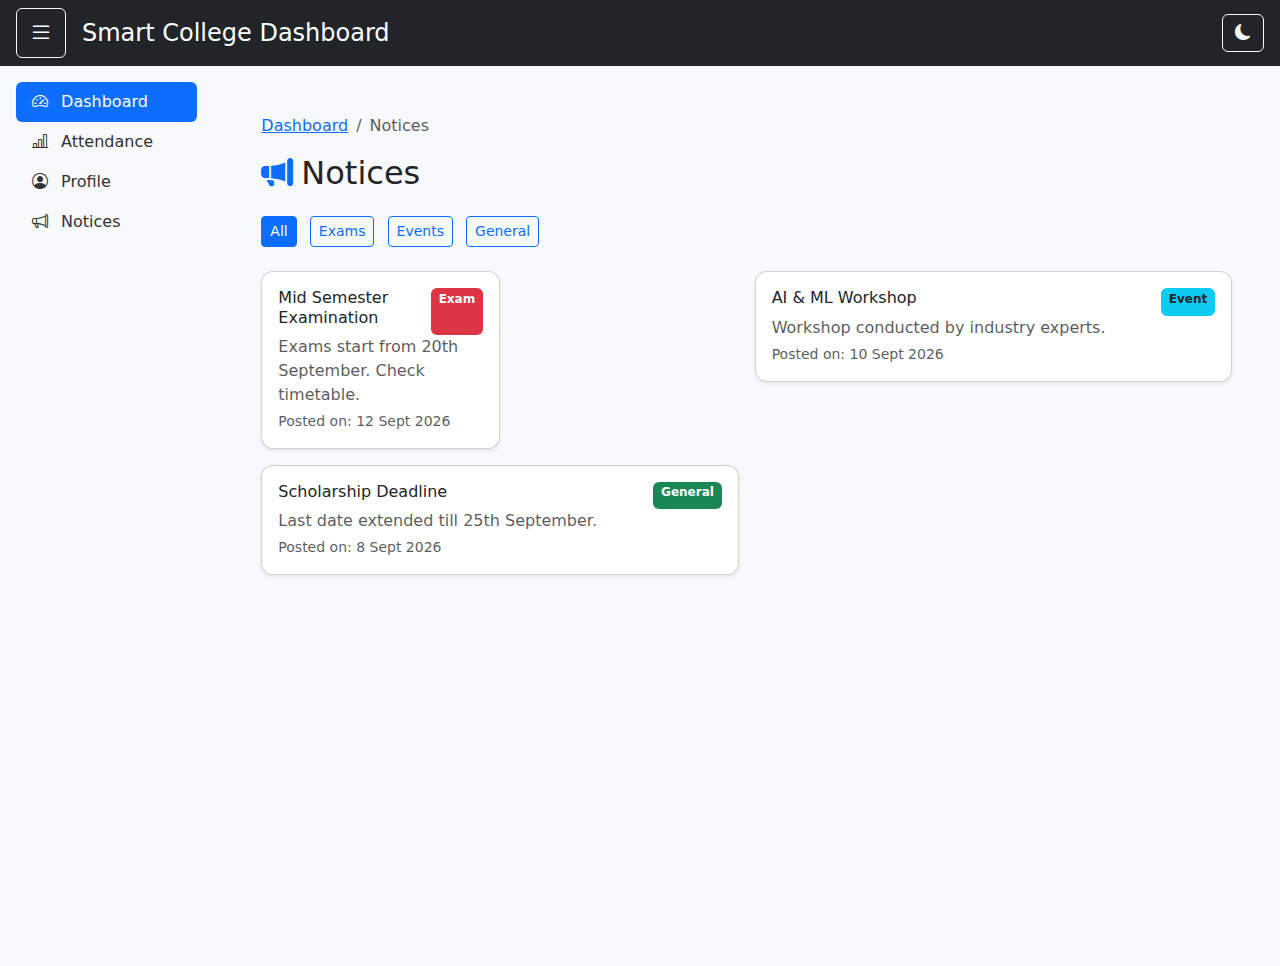
<file: notices.html>
<!DOCTYPE html>
<html lang="en">
<head>
    <meta charset="UTF-8">
    <title>Notices | Smart College Dashboard</title>

    <link href="https://cdn.jsdelivr.net/npm/bootstrap@5.3.3/dist/css/bootstrap.min.css" rel="stylesheet">
    <link rel="stylesheet" href="https://cdn.jsdelivr.net/npm/bootstrap-icons@1.11.3/font/bootstrap-icons.css">
    <link rel="stylesheet" href="style.css">

</head>
<body>

<!-- NAVBAR -->
<nav class="navbar bg-dark text-white px-3 d-flex align-items-center justify-content-between">
    <div class="d-flex align-items-center">
        <button id="toggleBtn" class="btn btn-outline-light">
            <i class="bi bi-list fs-4"></i>
        </button>
        <span class="ms-3 fs-4">Smart College Dashboard</span>
    </div>

    <button id="themeToggle" class="btn btn-outline-light">
        <i class="bi bi-moon-fill"></i>
    </button>
</nav>

<div class="container-fluid">
    <div class="row">

        <!-- SIDEBAR -->
        <!-- SIDEBAR -->
<div class="col-md-3 col-lg-2 bg-light sidebar p-3" id="sidebar">
    <ul class="nav flex-column">

        <li class="nav-item">
            <a class="nav-link active" href="index.html">
                <i class="bi bi-speedometer2 me-2"></i> Dashboard
            </a>
        </li>

        <li class="nav-item">
            <a class="nav-link" href="attendance.html">
                <i class="bi bi-bar-chart-line me-2"></i> Attendance
            </a>
        </li>

        <li class="nav-item">
            <a class="nav-link" href="profile.html">
                <i class="bi bi-person-circle me-2"></i> Profile
            </a>
        </li>

        <li class="nav-item">
            <a class="nav-link" href="notices.html">
                <i class="bi bi-megaphone me-2"></i> Notices
            </a>
        </li>

    </ul>
</div>



        <!-- MAIN CONTENT -->
        <div class="col-md-9 col-lg-10 p-4 p-lg-5" id="mainContent">

            <!-- BREADCRUMB -->
            <nav aria-label="breadcrumb">
                <ol class="breadcrumb mb-3">
                    <li class="breadcrumb-item"><a href="index.html">Dashboard</a></li>
                    <li class="breadcrumb-item active">Notices</li>
                </ol>
            </nav>

            <h2 class="mb-4 d-flex align-items-center">
                <i class="bi bi-megaphone-fill me-2 text-primary"></i>
                Notices
            </h2>

            <!-- FILTER BUTTONS (UI ONLY) -->
            <div class="mb-4" id="filterButtons">
    <button class="btn btn-primary btn-sm me-2" data-filter="all">All</button>
    <button class="btn btn-outline-primary btn-sm me-2" data-filter="exam">Exams</button>
    <button class="btn btn-outline-primary btn-sm me-2" data-filter="event">Events</button>
    <button class="btn btn-outline-primary btn-sm" data-filter="general">General</button>
</div>

            <!-- NOTICE CARDS -->
            <div class="row g-3">
                <!-- EMPTY STATE -->
<div id="emptyState" class="text-center text-muted mt-5 d-none">
    <i class="bi bi-inbox fs-1 mb-3"></i>
    <p class="mb-0">No notices found for this category</p>
</div>


                <div class="col-md-6">
                    <!-- Exam Notice -->
<div class="col-md-6 notice-item" data-category="exam">
    <div class="card shadow-sm p-3">
        <div class="d-flex justify-content-between">
            <h6>Mid Semester Examination</h6>
            <span class="badge bg-danger">Exam</span>
        </div>
        <p class="text-muted mb-1">
            Exams start from 20th September. Check timetable.
        </p>
        <small class="text-muted">Posted on: 12 Sept 2026</small>
    </div>
</div>

                </div>

                <!-- Event Notice -->
<div class="col-md-6 notice-item" data-category="event">
    <div class="card shadow-sm p-3">
        <div class="d-flex justify-content-between">
            <h6>AI & ML Workshop</h6>
            <span class="badge bg-info text-dark">Event</span>
        </div>
        <p class="text-muted mb-1">
            Workshop conducted by industry experts.
        </p>
        <small class="text-muted">Posted on: 10 Sept 2026</small>
    </div>
</div>


               <!-- General Notice -->
<div class="col-md-6 notice-item" data-category="general">
    <div class="card shadow-sm p-3">
        <div class="d-flex justify-content-between">
            <h6>Scholarship Deadline</h6>
            <span class="badge bg-success">General</span>
        </div>
        <p class="text-muted mb-1">
            Last date extended till 25th September.
        </p>
        <small class="text-muted">Posted on: 8 Sept 2026</small>
    </div>
</div>

            </div>

        </div>
    </div>
</div>

<script src="https://cdn.jsdelivr.net/npm/bootstrap@5.3.3/dist/js/bootstrap.bundle.min.js"></script>

<script>
    document.getElementById("toggleBtn").onclick = function () {
        document.getElementById("sidebar").classList.toggle("d-none");
        document.getElementById("mainContent").classList.toggle("col-md-9");
        document.getElementById("mainContent").classList.toggle("col-lg-10");
        document.getElementById("mainContent").classList.toggle("col-12");
    };

    const themeBtn = document.getElementById("themeToggle");
    themeBtn.onclick = function () {
        document.body.classList.toggle("dark-mode");
        const icon = themeBtn.querySelector("i");
        icon.classList.toggle("bi-moon-fill");
        icon.classList.toggle("bi-sun-fill");
    };
</script>
<script>
    const filterButtons = document.querySelectorAll("#filterButtons button");
    const notices = document.querySelectorAll(".notice-item");

    filterButtons.forEach(button => {
        button.addEventListener("click", () => {
            const filter = button.getAttribute("data-filter");

            // Button active state
            filterButtons.forEach(btn => {
                btn.classList.remove("btn-primary");
                btn.classList.add("btn-outline-primary");
            });
            button.classList.remove("btn-outline-primary");
            button.classList.add("btn-primary");

            // Filter notices
            
           let visibleCount = 0;

notices.forEach(notice => {
    if (filter === "all" || notice.dataset.category === filter) {
        notice.style.display = "block";
        visibleCount++;
    } else {
        notice.style.display = "none";
    }
});

const emptyState = document.getElementById("emptyState");
if (visibleCount === 0) {
    emptyState.classList.remove("d-none");
} else {
    emptyState.classList.add("d-none");
}

        });
    });
</script>


</body>
</html>
</file>
<file: style.css>
body {
    background-color: #f8f9fa;
}

.sidebar {
    min-height: 100vh;
}

.nav-link {
    color: #333;
    font-weight: 500;
}

.nav-link:hover,
.nav-link.active {
    background-color: #0d6efd;
    color: white;
    border-radius: 6px;
}

.card {
    border-radius: 12px;
    transition: transform 0.2s ease-in-out, box-shadow 0.2s ease-in-out;
}

.card:hover {
    transform: translateY(-6px);
    box-shadow: 0 8px 20px rgba(0, 0, 0, 0.15);
}

/* Notice board only */
.notice-board .list-group-item {
    cursor: pointer;
    transition: background-color 0.2s ease, transform 0.2s ease;
}

.notice-board .list-group-item:hover {
    background-color: #f1f6ff;
    transform: translateX(4px);
}

/* Attendance table hover */
.table-hover tbody tr:hover {
    background-color: #f1f5ff;
}
footer {
    font-size: 0.9rem;
}
/* ---------- Dark Mode ---------- */
body.dark-mode {
    background-color: #121212;
    color: #f1f1f1;
}

body.dark-mode .bg-light {
    background-color: #1e1e1e !important;
}

body.dark-mode .navbar {
    background-color: #1f1f1f !important;
}

body.dark-mode .card,
body.dark-mode .list-group-item,
body.dark-mode .table {
    background-color: #1e1e1e;
    color: #f1f1f1;
}

body.dark-mode .table-dark {
    background-color: #2a2a2a;
}

body.dark-mode .nav-link {
    color: #ddd;
}

body.dark-mode .nav-link.active,
body.dark-mode .nav-link:hover {
    background-color: #0d6efd;
    color: white;
}

body.dark-mode footer {
    background-color: #1f1f1f;
    color: #ccc;
}
</file>
